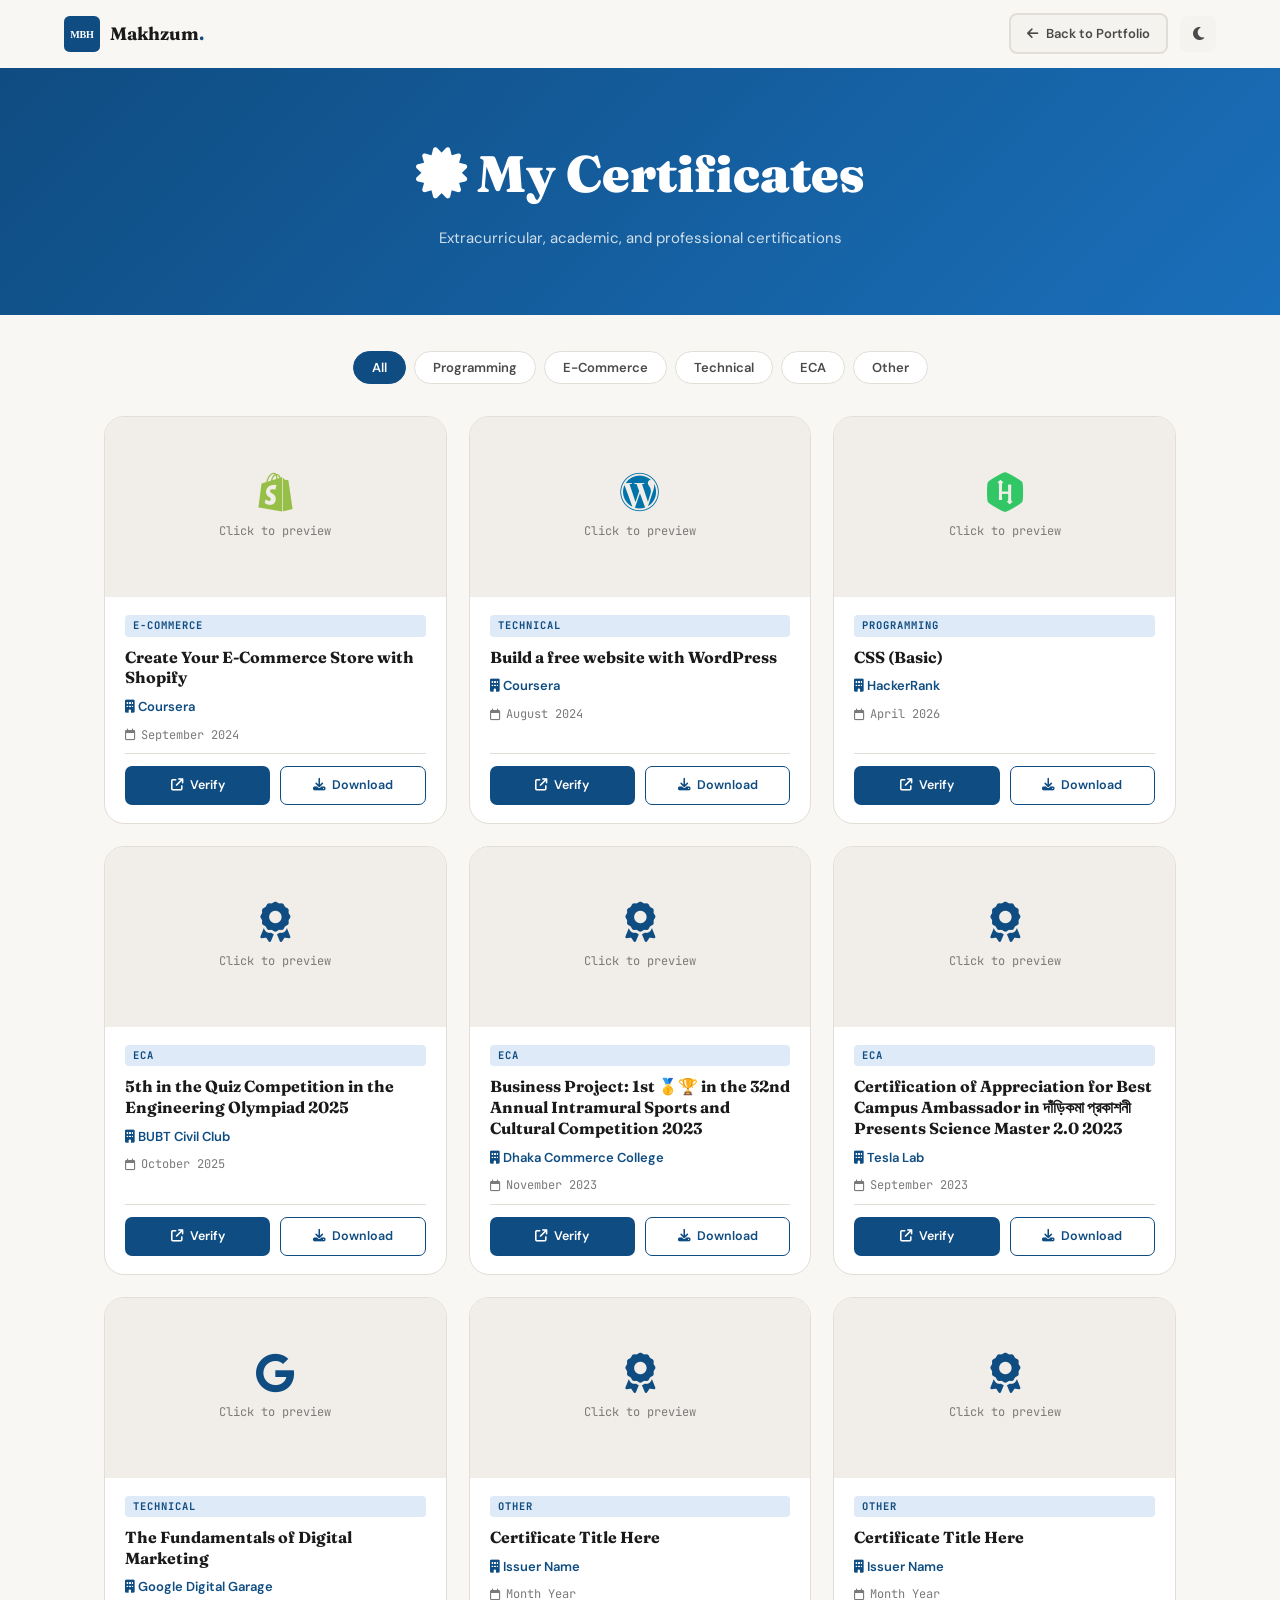
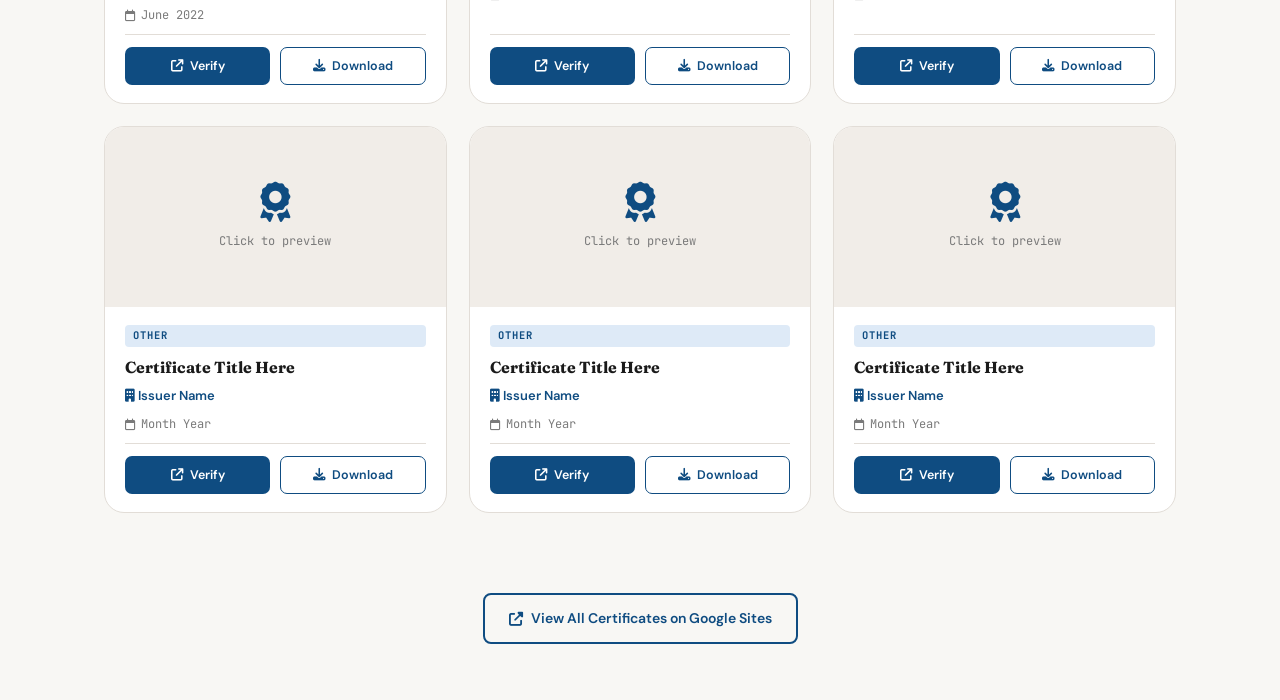
<file: certificates.html>
<!DOCTYPE html>
<html lang="en" data-theme="light">
<head>
  <meta charset="UTF-8"/>
  <meta name="viewport" content="width=device-width, initial-scale=1.0"/>
  <title>Certificates – Makhzum Bin Harun</title>
  <meta name="description" content="Extracurricular and professional certificates earned by Makhzum Bin Harun."/>
  <link rel="icon" type="image/svg+xml" href="data:image/svg+xml,%3Csvg xmlns='http://www.w3.org/2000/svg' viewBox='0 0 64 64'%3E%3Crect width='64' height='64' rx='12' fill='%230f4c81'/%3E%3Ctext x='50%25' y='54%25' dominant-baseline='middle' text-anchor='middle' font-family='Georgia,serif' font-size='18' font-weight='700' fill='white' letter-spacing='-0.5'%3EMBH%3C/text%3E%3C/svg%3E"/>
  <link rel="preconnect" href="https://fonts.googleapis.com"/>
  <link rel="preconnect" href="https://fonts.gstatic.com" crossorigin/>
  <link href="https://fonts.googleapis.com/css2?family=Fraunces:ital,opsz,wght@0,9..144,700;0,9..144,900&family=DM+Sans:wght@300;400;500;600&family=JetBrains+Mono:wght@400;600&display=swap" rel="stylesheet"/>
  <link rel="stylesheet" href="https://cdnjs.cloudflare.com/ajax/libs/font-awesome/6.5.1/css/all.min.css"/>
  <link rel="stylesheet" href="styles.css"/>
  <style>
    /* ── Certificates page extras ── */
    .cert-page { padding-top: var(--nav-h); min-height: 100vh; }
    .cert-hero  { background: linear-gradient(135deg, var(--accent) 0%, var(--accent-2) 100%); padding: 64px 24px; text-align: center; }
    .cert-hero h1 { font-family: var(--font-display); font-size: clamp(2rem,5vw,3.2rem); font-weight: 900; color: #fff; margin-bottom: 10px; }
    .cert-hero p  { color: rgba(255,255,255,.8); font-size: 15px; }
    .cert-hero .back-link { display:inline-flex; align-items:center; gap:6px; color:rgba(255,255,255,.75); font-size:13.5px; margin-bottom:20px; transition:color .2s; }
    .cert-hero .back-link:hover { color:#fff; }

    /* Filter tabs */
    .cert-filters { display:flex; justify-content:center; gap:8px; flex-wrap:wrap; padding: 36px 24px 0; }
    .cert-filter-btn { padding:7px 18px; border-radius:50px; border:1.5px solid var(--border); background:var(--surface); font-size:13px; font-weight:600; color:var(--text-2); cursor:pointer; transition:all .25s; }
    .cert-filter-btn:hover, .cert-filter-btn.active { background:var(--accent); border-color:var(--accent); color:#fff; }

    /* Grid */
    .cert-grid { max-width:1120px; margin:0 auto; padding:32px 24px 80px; display:grid; grid-template-columns:repeat(auto-fill,minmax(300px,1fr)); gap:22px; }
    .cert-card { background:var(--surface); border:1px solid var(--border); border-radius:var(--radius-lg); overflow:hidden; transition:all .3s; display:flex; flex-direction:column; }
    .cert-card:hover { transform:translateY(-6px); box-shadow:var(--shadow-lg); border-color:var(--accent); }

    /* Certificate preview area */
    .cert-preview { position:relative; height:180px; background:var(--bg-3); display:flex; align-items:center; justify-content:center; overflow:hidden; cursor:pointer; }
    .cert-preview img { width:100%; height:100%; object-fit:cover; transition:transform .4s; }
    .cert-card:hover .cert-preview img { transform:scale(1.04); }
    .cert-preview-placeholder { display:flex; flex-direction:column; align-items:center; gap:10px; color:var(--text-3); }
    .cert-preview-placeholder i { font-size:40px; }
    .cert-preview-placeholder span { font-size:12px; font-family:var(--font-mono); }
    .cert-preview-overlay { position:absolute; inset:0; background:rgba(15,76,129,.7); opacity:0; display:flex; align-items:center; justify-content:center; transition:opacity .25s; }
    .cert-card:hover .cert-preview-overlay { opacity:1; }
    .cert-preview-overlay span { color:#fff; font-size:14px; font-weight:600; display:flex; align-items:center; gap:8px; }

    /* Card body */
    .cert-body { padding:18px 20px; flex:1; display:flex; flex-direction:column; gap:8px; }
    .cert-category-tag { display:inline-block; font-size:10.5px; font-family:var(--font-mono); font-weight:700; letter-spacing:1px; text-transform:uppercase; color:var(--accent); background:var(--accent-light); padding:2px 8px; border-radius:4px; margin-bottom:2px; }
    .cert-title { font-family:var(--font-display); font-size:1rem; font-weight:700; color:var(--text); line-height:1.3; }
    .cert-issuer { font-size:13px; color:var(--accent); font-weight:600; }
    .cert-date { font-size:12px; color:var(--text-3); font-family:var(--font-mono); display:flex; align-items:center; gap:5px; }
    .cert-actions { display:flex; gap:10px; margin-top:auto; padding-top:12px; border-top:1px solid var(--border); }
    .cert-btn { flex:1; padding:8px; border-radius:7px; font-size:12.5px; font-weight:600; text-align:center; display:flex; align-items:center; justify-content:center; gap:6px; transition:all .25s; border:1.5px solid transparent; }
    .cert-btn-primary { background:var(--accent); color:#fff; }
    .cert-btn-primary:hover { background:var(--accent-2); color:#fff; }
    .cert-btn-outline { background:transparent; color:var(--accent); border-color:var(--accent); }
    .cert-btn-outline:hover { background:var(--accent); color:#fff; }

    /* Modal */
    .cert-modal { display:none; position:fixed; inset:0; background:rgba(0,0,0,.75); z-index:2000; align-items:center; justify-content:center; padding:20px; }
    .cert-modal.open { display:flex; }
    .cert-modal-inner { background:var(--surface); border-radius:var(--radius-lg); max-width:860px; width:100%; max-height:90vh; overflow:hidden; display:flex; flex-direction:column; }
    .cert-modal-header { display:flex; align-items:center; justify-content:space-between; padding:16px 24px; border-bottom:1px solid var(--border); }
    .cert-modal-title { font-family:var(--font-display); font-size:1.1rem; font-weight:700; color:var(--text); }
    .cert-modal-close { background:none; border:none; font-size:20px; color:var(--text-3); cursor:pointer; padding:4px; border-radius:6px; transition:all .2s; }
    .cert-modal-close:hover { background:var(--bg-3); color:var(--accent); }
    .cert-modal-img { width:100%; height:auto; max-height:70vh; object-fit:contain; display:block; }
    .cert-modal-placeholder { height:300px; display:flex; align-items:center; justify-content:center; flex-direction:column; gap:14px; color:var(--text-3); font-size:48px; }
    .cert-modal-placeholder p { font-size:14px; }

    /* Empty state */
    .cert-empty { text-align:center; padding:60px 24px; color:var(--text-3); display:none; }
    .cert-empty i { font-size:40px; margin-bottom:12px; }

    @media(max-width:600px){
      .cert-grid { grid-template-columns:1fr; padding:24px 16px 60px; }
    }
  </style>
</head>
<body>

<!-- Navbar (minimal, reuses main styles) -->
<nav id="navbar">
  <div class="nav-inner">
    <a href="index.html" class="nav-logo">
      <svg width="36" height="36" viewBox="0 0 64 64"><rect width="64" height="64" rx="10" fill="var(--accent)"/><text x="50%" y="55%" dominant-baseline="middle" text-anchor="middle" font-family="Georgia,serif" font-size="18" font-weight="700" fill="#fff" letter-spacing="-0.5">MBH</text></svg>
      <span class="nav-name">Makhzum<span class="dot">.</span></span>
    </a>
    <div style="display:flex;align-items:center;gap:8px">
      <a href="index.html" class="btn btn-ghost" style="font-size:13px;padding:8px 16px;"><i class="fa-solid fa-arrow-left"></i> Back to Portfolio</a>
      <button id="theme-toggle" class="theme-btn"><i class="fa-solid fa-moon" id="theme-icon"></i></button>
    </div>
  </div>
</nav>

<div class="cert-page">

  <!-- Hero -->
  <div class="cert-hero">
    <h1><i class="fa-solid fa-certificate"></i> My Certificates</h1>
    <p>Extracurricular, academic, and professional certifications</p>
  </div>

  <!-- Filter tabs -->
  <div class="cert-filters">
    <button class="cert-filter-btn active" data-filter="all">All</button>
    <button class="cert-filter-btn" data-filter="programming">Programming</button>
    <button class="cert-filter-btn" data-filter="ecommerce">E-Commerce</button>
    <button class="cert-filter-btn" data-filter="technical">Technical</button>
    <button class="cert-filter-btn" data-filter="eca">ECA</button>
    <button class="cert-filter-btn" data-filter="other">Other</button>
  </div>

  <!-- Certificate Grid -->
  <div class="cert-grid" id="cert-grid">

    <!-- ════════════════════════════════════════════
         HOW TO ADD A CERTIFICATE:
         1. Copy one <div class="cert-card"> block below
         2. Fill in: cert-title, cert-issuer, cert-date
         3. Set data-category (programming/ecommerce/technical/eca/other)
         4. For image: replace cert-preview-placeholder with:
              <img src="certs/your-cert.jpg" alt="Certificate title">
         5. Set data-img-src on .cert-preview to the image URL
            for the modal popup to work
         ════════════════════════════════════════════ -->

    <!-- Shopify E-Commerce -->
    <div class="cert-card" data-category="ecommerce">
      <div class="cert-preview" data-img-src="https://s3.amazonaws.com/coursera_assets/meta_images/generated/CERTIFICATE_LANDING_PAGE/CERTIFICATE_LANDING_PAGE~4A1Z3J6VFT2O/CERTIFICATE_LANDING_PAGE~4A1Z3J6VFT2O.jpeg" data-title="Shopify E-Commerce Certification">
        <!-- Replace with: <img src="certs/shopify-coursera.jpg" alt="Shopify Certificate"> -->
        <div class="cert-preview-placeholder">
          <i class="fa-brands fa-shopify" style="color:#96bf48;"></i>
          <span>Click to preview</span>
        </div>
        <div class="cert-preview-overlay">
          <span><i class="fa-solid fa-expand"></i> View Certificate</span>
        </div>
      </div>
      <div class="cert-body">
        <span class="cert-category-tag">E-Commerce</span>
        <h3 class="cert-title">Create Your E-Commerce Store with Shopify</h3>
        <p class="cert-issuer"><i class="fa-solid fa-building"></i> Coursera</p>
        <p class="cert-date"><i class="fa-regular fa-calendar"></i> September 2024</p>
        <div class="cert-actions">
          <!-- Replace href with your actual certificate verification URL -->
          <a href="https://www.coursera.org/account/accomplishments/verify/4A1Z3J6VFT2O" target="_blank" class="cert-btn cert-btn-primary">
            <i class="fa-solid fa-arrow-up-right-from-square"></i> Verify
          </a>
          <!-- Replace href with your certificate image/PDF path -->
          <a href="#" class="cert-btn cert-btn-outline" download>
            <i class="fa-solid fa-download"></i> Download
          </a>
        </div>
      </div>
    </div>

    <!-- Extracurricular placeholder 0 -->
    <div class="cert-card" data-category="technical">
      <div class="cert-preview" data-img-src="https://s3.amazonaws.com/coursera_assets/meta_images/generated/CERTIFICATE_LANDING_PAGE/CERTIFICATE_LANDING_PAGE~X2PQH8RTDU8X/CERTIFICATE_LANDING_PAGE~X2PQH8RTDU8X.jpeg" data-title="Wordpress Certificate">
        <div class="cert-preview-placeholder">
          <i class="fa-brands fa-wordpress" style="color:#0073aa;"></i>
        <!--  <i class="fa-solid fa-award" style="color:var(--accent);"></i>-->
          <span>Click to preview</span>
        </div>
        <div class="cert-preview-overlay">
          <span><i class="fa-solid fa-expand"></i> View Certificate</span>
        </div>
      </div>
      <div class="cert-body">
        <span class="cert-category-tag">Technical</span>
        <!-- ✏️ Replace with your actual certificate details -->
        <h3 class="cert-title">Build a free website with WordPress</h3>
        <p class="cert-issuer"><i class="fa-solid fa-building"></i> Coursera</p>
        <p class="cert-date"><i class="fa-regular fa-calendar"></i> August 2024</p>
        <div class="cert-actions">
          <a href="https://www.coursera.org/account/accomplishments/verify/X2PQH8RTDU8X" target="_blank" class="cert-btn cert-btn-primary"><i class="fa-solid fa-arrow-up-right-from-square"></i> Verify</a>
          <a href="#" class="cert-btn cert-btn-outline" download><i class="fa-solid fa-download"></i> Download</a>
        </div>
      </div>
    </div>


<!-- Placeholder 1 -->
    <div class="cert-card" data-category="programming">
      <div class="cert-preview" data-img-src="https://media.licdn.com/dms/image/v2/D562DAQGUY4WNhl6ZDQ/profile-treasury-document-cover-images_1920/B56Z2_euZXHQBM-/0/1777034005625?e=1777644000&v=beta&t=OwJuaI30zdsDDlBfnKMzX_Olmc3Z8hwzhdYrRlZDzCs" data-title="HackerRank Programming Certificate">
        <div class="cert-preview-placeholder">
		<i class="fa-brands fa-hackerrank" style="color: rgb(50, 199, 102);"></i>
          <!--<i class="fa-solid fa-certificate" style="color:var(--accent);"></i>-->
          <span>Click to preview</span>
        </div>
        <div class="cert-preview-overlay">
          <span><i class="fa-solid fa-expand"></i> View Certificate</span>
        </div>
      </div>
      <div class="cert-body">
        <span class="cert-category-tag">Programming</span>
        <!-- ✏️ Replace with your actual certificate details -->
        <h3 class="cert-title">CSS (Basic)</h3>
        <p class="cert-issuer"><i class="fa-solid fa-building"></i> HackerRank</p>
        <p class="cert-date"><i class="fa-regular fa-calendar"></i> April 2026</p>
        <div class="cert-actions">
          <a href="https://www.hackerrank.com/certificates/593e174efa3a" target="_blank" class="cert-btn cert-btn-primary"><i class="fa-solid fa-arrow-up-right-from-square"></i> Verify</a>
          <a href="#" class="cert-btn cert-btn-outline" download><i class="fa-solid fa-download"></i> Download</a>
        </div>
      </div>
    </div>


    <!-- Placeholder 2 -->
    <div class="cert-card" data-category="eca">
      <div class="cert-preview" data-img-src="https://media.licdn.com/dms/image/v2/D562DAQEyQtk0S_VkLw/profile-treasury-image-shrink_800_800/B56Zo6FGphJwAk-/0/1761911015298?e=1777644000&v=beta&t=6w7kDSNU54bQsOMLdnziaETPC8roLr_tT4KzaJnncsI" data-title="ECA Certificate">
        <div class="cert-preview-placeholder">
          <!--<i class="fa-solid fa-certificate" style="color:var(--accent);"></i>-->
		<i class="fa-solid fa-award" style="color:var(--accent);"></i>
          <span>Click to preview</span>
        </div>
        <div class="cert-preview-overlay">
          <span><i class="fa-solid fa-expand"></i> View Certificate</span>
        </div>
      </div>
      <div class="cert-body">
        <span class="cert-category-tag">ECA</span>
        <!-- ✏️ Replace with your actual certificate details -->
        <h3 class="cert-title">5th in the Quiz Competition in the Engineering Olympiad 2025</h3>
        <p class="cert-issuer"><i class="fa-solid fa-building"></i> BUBT Civil Club</p>
        <p class="cert-date"><i class="fa-regular fa-calendar"></i> October 2025</p>
        <div class="cert-actions">
          <a href="https://www.linkedin.com/in/makhzumbinharun/overlay/Certifications/824870004/treasury/?profileId=ACoAAC56MkQBEBxbeSHe3lz649612LUI7qpPSsg" target="_blank" class="cert-btn cert-btn-primary"><i class="fa-solid fa-arrow-up-right-from-square"></i> Verify</a>
          <a href="#" class="cert-btn cert-btn-outline" download><i class="fa-solid fa-download"></i> Download</a>
        </div>
      </div>
    </div>




<!-- Placeholder 3 -->
    <div class="cert-card" data-category="eca">
      <div class="cert-preview" data-img-src="https://media.licdn.com/dms/image/v2/D562DAQHq5XLYGW8BXQ/profile-treasury-image-shrink_800_800/profile-treasury-image-shrink_800_800/0/1713697483164?e=1777644000&v=beta&t=K6gdybIh23nHdsebLxpyDTqX6Ngbd5FPP35L0ofkbgI" data-title="ECA Certificate">
        <div class="cert-preview-placeholder">
          <i class="fa-solid fa-award" style="color:var(--accent);"></i>
          <span>Click to preview</span>
        </div>
        <div class="cert-preview-overlay">
          <span><i class="fa-solid fa-expand"></i> View Certificate</span>
        </div>
      </div>
      <div class="cert-body">
        <span class="cert-category-tag">ECA</span>
        <!-- ✏️ Replace with your actual certificate details -->
        <h3 class="cert-title">Business Project: 1st 🥇🏆 in the 32nd Annual Intramural Sports and Cultural Competition 2023</h3>
        <p class="cert-issuer"><i class="fa-solid fa-building"></i> Dhaka Commerce College</p>
        <p class="cert-date"><i class="fa-regular fa-calendar"></i> November 2023</p>
        <div class="cert-actions">
          <a href="https://www.linkedin.com/in/makhzumbinharun/overlay/Certifications/28068513/treasury/?profileId=ACoAAC56MkQBEBxbeSHe3lz649612LUI7qpPSsg" target="_blank" class="cert-btn cert-btn-primary"><i class="fa-solid fa-arrow-up-right-from-square"></i> Verify</a>
          <a href="#" class="cert-btn cert-btn-outline" download><i class="fa-solid fa-download"></i> Download</a>
        </div>
      </div>
    </div>


<!-- Placeholder 4 -->
    <div class="cert-card" data-category="eca">
      <div class="cert-preview" data-img-src="https://media.licdn.com/dms/image/v2/D562DAQG89dBPS3mJog/profile-treasury-document-images_1280/profile-treasury-document-images_1280/1/1713698002934?e=1778112000&v=beta&t=6WFmx1mzxfnJxwMmgeeSF0TZsiGpF2Nj2L6ww4fRhjA" data-title="ECA Certificate">
        <div class="cert-preview-placeholder">
          <i class="fa-solid fa-award" style="color:var(--accent);"></i>
          <span>Click to preview</span>
        </div>
        <div class="cert-preview-overlay">
          <span><i class="fa-solid fa-expand"></i> View Certificate</span>
        </div>
      </div>
      <div class="cert-body">
        <span class="cert-category-tag">ECA</span>
        <!-- ✏️ Replace with your actual certificate details -->
        <h3 class="cert-title">Certification of Appreciation for Best Campus Ambassador in দাঁড়িকমা প্রকাশনী Presents Science Master 2.0 2023</h3>
        <p class="cert-issuer"><i class="fa-solid fa-building"></i> Tesla Lab</p>
        <p class="cert-date"><i class="fa-regular fa-calendar"></i> September 2023</p>
        <div class="cert-actions">
          <a href="https://www.linkedin.com/in/makhzumbinharun/overlay/Certifications/1894325586/treasury/?profileId=ACoAAC56MkQBEBxbeSHe3lz649612LUI7qpPSsg" target="_blank" class="cert-btn cert-btn-primary"><i class="fa-solid fa-arrow-up-right-from-square"></i> Verify</a>
          <a href="#" class="cert-btn cert-btn-outline" download><i class="fa-solid fa-download"></i> Download</a>
        </div>
      </div>
    </div>

<!-- Placeholder 5 -->
    <div class="cert-card" data-category="technical">
      <div class="cert-preview" data-img-src="https://makhzumbinharun.wordpress.com/wp-content/uploads/2023/01/the-fundamentals-of-digital-marketing_gdg.png" data-title="The Fundamentals of Digital Marketing Certificate">
        <div class="cert-preview-placeholder">
          <!--<i class="fa-solid fa-award" style="color:var(--accent);"></i>-->
	<i class="fa-brands fa-google" style="color:var(--accent);"></i>
          <span>Click to preview</span>
        </div>
        <div class="cert-preview-overlay">
          <span><i class="fa-solid fa-expand"></i> View Certificate</span>
        </div>
      </div>
      <div class="cert-body">
        <span class="cert-category-tag">Technical</span>
        <!-- ✏️ Replace with your actual certificate details -->
        <h3 class="cert-title">The Fundamentals of Digital Marketing</h3>
        <p class="cert-issuer"><i class="fa-solid fa-building"></i> Google Digital Garage</p>
        <p class="cert-date"><i class="fa-regular fa-calendar"></i> June 2022</p>
        <div class="cert-actions">
          <a href="https://skillshop.exceedlms.com/student/award/wuss419ahD7c9f4kjr8GZwv2" target="_blank" class="cert-btn cert-btn-primary"><i class="fa-solid fa-arrow-up-right-from-square"></i> Verify</a>
          <a href="#" class="cert-btn cert-btn-outline" download><i class="fa-solid fa-download"></i> Download</a>
        </div>
      </div>
    </div>




<!-- Placeholder 6 -->
    <div class="cert-card" data-category="other">
      <div class="cert-preview" data-img-src="" data-title="Scout / Leadership Certificate">
        <div class="cert-preview-placeholder">
          <i class="fa-solid fa-award" style="color:var(--accent);"></i>
          <span>Click to preview</span>
        </div>
        <div class="cert-preview-overlay">
          <span><i class="fa-solid fa-expand"></i> View Certificate</span>
        </div>
      </div>
      <div class="cert-body">
        <span class="cert-category-tag">Other</span>
        <!-- ✏️ Replace with your actual certificate details -->
        <h3 class="cert-title">Certificate Title Here</h3>
        <p class="cert-issuer"><i class="fa-solid fa-building"></i> Issuer Name</p>
        <p class="cert-date"><i class="fa-regular fa-calendar"></i> Month Year</p>
        <div class="cert-actions">
          <a href="#" target="_blank" class="cert-btn cert-btn-primary"><i class="fa-solid fa-arrow-up-right-from-square"></i> Verify</a>
          <a href="#" class="cert-btn cert-btn-outline" download><i class="fa-solid fa-download"></i> Download</a>
        </div>
      </div>
    </div>




<!-- Placeholder 7 -->
    <div class="cert-card" data-category="other">
      <div class="cert-preview" data-img-src="" data-title="Scout / Leadership Certificate">
        <div class="cert-preview-placeholder">
          <i class="fa-solid fa-award" style="color:var(--accent);"></i>
          <span>Click to preview</span>
        </div>
        <div class="cert-preview-overlay">
          <span><i class="fa-solid fa-expand"></i> View Certificate</span>
        </div>
      </div>
      <div class="cert-body">
        <span class="cert-category-tag">Other</span>
        <!-- ✏️ Replace with your actual certificate details -->
        <h3 class="cert-title">Certificate Title Here</h3>
        <p class="cert-issuer"><i class="fa-solid fa-building"></i> Issuer Name</p>
        <p class="cert-date"><i class="fa-regular fa-calendar"></i> Month Year</p>
        <div class="cert-actions">
          <a href="#" target="_blank" class="cert-btn cert-btn-primary"><i class="fa-solid fa-arrow-up-right-from-square"></i> Verify</a>
          <a href="#" class="cert-btn cert-btn-outline" download><i class="fa-solid fa-download"></i> Download</a>
        </div>
      </div>
    </div>



<!-- Placeholder 8 -->
    <div class="cert-card" data-category="other">
      <div class="cert-preview" data-img-src="" data-title="Scout / Leadership Certificate">
        <div class="cert-preview-placeholder">
          <i class="fa-solid fa-award" style="color:var(--accent);"></i>
          <span>Click to preview</span>
        </div>
        <div class="cert-preview-overlay">
          <span><i class="fa-solid fa-expand"></i> View Certificate</span>
        </div>
      </div>
      <div class="cert-body">
        <span class="cert-category-tag">Other</span>
        <!-- ✏️ Replace with your actual certificate details -->
        <h3 class="cert-title">Certificate Title Here</h3>
        <p class="cert-issuer"><i class="fa-solid fa-building"></i> Issuer Name</p>
        <p class="cert-date"><i class="fa-regular fa-calendar"></i> Month Year</p>
        <div class="cert-actions">
          <a href="#" target="_blank" class="cert-btn cert-btn-primary"><i class="fa-solid fa-arrow-up-right-from-square"></i> Verify</a>
          <a href="#" class="cert-btn cert-btn-outline" download><i class="fa-solid fa-download"></i> Download</a>
        </div>
      </div>
    </div>




<!-- Placeholder 9 -->
    <div class="cert-card" data-category="other">
      <div class="cert-preview" data-img-src="" data-title="Scout / Leadership Certificate">
        <div class="cert-preview-placeholder">
          <i class="fa-solid fa-award" style="color:var(--accent);"></i>
          <span>Click to preview</span>
        </div>
        <div class="cert-preview-overlay">
          <span><i class="fa-solid fa-expand"></i> View Certificate</span>
        </div>
      </div>
      <div class="cert-body">
        <span class="cert-category-tag">Other</span>
        <!-- ✏️ Replace with your actual certificate details -->
        <h3 class="cert-title">Certificate Title Here</h3>
        <p class="cert-issuer"><i class="fa-solid fa-building"></i> Issuer Name</p>
        <p class="cert-date"><i class="fa-regular fa-calendar"></i> Month Year</p>
        <div class="cert-actions">
          <a href="#" target="_blank" class="cert-btn cert-btn-primary"><i class="fa-solid fa-arrow-up-right-from-square"></i> Verify</a>
          <a href="#" class="cert-btn cert-btn-outline" download><i class="fa-solid fa-download"></i> Download</a>
        </div>
      </div>
    </div>




<!-- Placeholder 10 -->
    <div class="cert-card" data-category="other">
      <div class="cert-preview" data-img-src="" data-title="Scout / Leadership Certificate">
        <div class="cert-preview-placeholder">
          <i class="fa-solid fa-award" style="color:var(--accent);"></i>
          <span>Click to preview</span>
        </div>
        <div class="cert-preview-overlay">
          <span><i class="fa-solid fa-expand"></i> View Certificate</span>
        </div>
      </div>
      <div class="cert-body">
        <span class="cert-category-tag">Other</span>
        <!-- ✏️ Replace with your actual certificate details -->
        <h3 class="cert-title">Certificate Title Here</h3>
        <p class="cert-issuer"><i class="fa-solid fa-building"></i> Issuer Name</p>
        <p class="cert-date"><i class="fa-regular fa-calendar"></i> Month Year</p>
        <div class="cert-actions">
          <a href="#" target="_blank" class="cert-btn cert-btn-primary"><i class="fa-solid fa-arrow-up-right-from-square"></i> Verify</a>
          <a href="#" class="cert-btn cert-btn-outline" download><i class="fa-solid fa-download"></i> Download</a>
        </div>
      </div>
    </div>


    <!-- Add more certificates following the same pattern above -->

  </div><!-- /cert-grid -->

  <div class="cert-empty" id="cert-empty">
    <i class="fa-solid fa-filter-circle-xmark"></i>
    <p>No certificates in this category yet.</p>
  </div>

  <!-- External link -->
  <div style="text-align:center;padding-bottom:56px;">
    <a href="https://sites.google.com/view/makhzumbinharun/extra-curricular"
       target="_blank" class="btn btn-outline">
      <i class="fa-solid fa-external-link-alt"></i> View All Certificates on Google Sites
    </a>
  </div>

</div><!-- /cert-page -->

<!-- Modal -->
<div class="cert-modal" id="cert-modal" role="dialog" aria-modal="true">
  <div class="cert-modal-inner">
    <div class="cert-modal-header">
      <span class="cert-modal-title" id="modal-title">Certificate</span>
      <button class="cert-modal-close" id="modal-close" aria-label="Close"><i class="fa-solid fa-xmark"></i></button>
    </div>
    <div id="modal-body">
      <!-- Populated by JS -->
    </div>
  </div>
</div>

<button id="back-to-top" class="back-to-top"><i class="fa-solid fa-chevron-up"></i></button>

<script>
/* ── Theme ── */
const html = document.documentElement;
const themeBtn  = document.getElementById('theme-toggle');
const themeIcon = document.getElementById('theme-icon');
function setTheme(dark){
  html.setAttribute('data-theme', dark ? 'dark' : 'light');
  themeIcon.className = dark ? 'fa-solid fa-sun' : 'fa-solid fa-moon';
  localStorage.setItem('mbh-theme', dark ? 'dark' : 'light');
}
const saved = localStorage.getItem('mbh-theme');
setTheme(saved ? saved === 'dark' : window.matchMedia('(prefers-color-scheme: dark)').matches);
themeBtn.addEventListener('click', () => setTheme(html.getAttribute('data-theme') !== 'dark'));

/* ── Navbar scroll ── */
const navbar = document.getElementById('navbar');
window.addEventListener('scroll', () => {
  navbar.classList.toggle('scrolled', window.scrollY > 20);
  document.getElementById('back-to-top').classList.toggle('visible', window.scrollY > 300);
}, { passive: true });
document.getElementById('back-to-top').addEventListener('click', () => window.scrollTo({top:0,behavior:'smooth'}));

/* ── Filter ── */
const filterBtns = document.querySelectorAll('.cert-filter-btn');
const cards      = document.querySelectorAll('.cert-card');
const emptyEl    = document.getElementById('cert-empty');
filterBtns.forEach(btn => {
  btn.addEventListener('click', () => {
    filterBtns.forEach(b => b.classList.remove('active'));
    btn.classList.add('active');
    const f = btn.dataset.filter;
    let visible = 0;
    cards.forEach(c => {
      const show = f === 'all' || c.dataset.category === f;
      c.style.display = show ? 'flex' : 'none';
      if (show) visible++;
    });
    emptyEl.style.display = visible === 0 ? 'block' : 'none';
  });
});

/* ── Modal ── */
const modal      = document.getElementById('cert-modal');
const modalTitle = document.getElementById('modal-title');
const modalBody  = document.getElementById('modal-body');
const modalClose = document.getElementById('modal-close');

document.querySelectorAll('.cert-preview').forEach(p => {
  p.addEventListener('click', () => {
    const imgSrc = p.dataset.imgSrc;
    const title  = p.dataset.title || 'Certificate';
    modalTitle.textContent = title;
    if (imgSrc) {
      modalBody.innerHTML = `<img src="${imgSrc}" alt="${title}" class="cert-modal-img">`;
    } else {
      modalBody.innerHTML = `<div class="cert-modal-placeholder"><i class="fa-solid fa-certificate"></i><p>Add image path to data-img-src attribute to preview</p></div>`;
    }
    modal.classList.add('open');
    document.body.style.overflow = 'hidden';
  });
});
function closeModal(){
  modal.classList.remove('open');
  document.body.style.overflow = '';
  modalBody.innerHTML = '';
}
modalClose.addEventListener('click', closeModal);
modal.addEventListener('click', e => { if (e.target === modal) closeModal(); });
document.addEventListener('keydown', e => { if (e.key === 'Escape') closeModal(); });
</script>
</body>
</html>
</file>
<file: styles.css>
/* ============================================================
   MAKHZUM BIN HARUN – PORTFOLIO STYLES v2
   Design: Editorial-Refined | Fraunces + DM Sans + JetBrains Mono
   ============================================================ */

/* ── CSS Variables ── */
:root {
  --accent:       #0f4c81;
  --accent-2:     #1a6fba;
  --accent-light: #deeaf7;
  --accent-glow:  rgba(15,76,129,0.12);
  --bg:           #f8f7f4;
  --bg-2:         #ffffff;
  --bg-3:         #f1ede8;
  --surface:      #ffffff;
  --surface-2:    #f5f3ef;
  --border:       #e2ddd7;
  --text:         #1a1a1a;
  --text-2:       #4a4a4a;
  --text-3:       #7a7a7a;
  --font-display: 'Fraunces', Georgia, serif;
  --font-body:    'DM Sans', sans-serif;
  --font-mono:    'JetBrains Mono', monospace;
  --radius:       12px;
  --radius-lg:    20px;
  --shadow:       0 2px 16px rgba(0,0,0,.06);
  --shadow-md:    0 4px 32px rgba(0,0,0,.10);
  --shadow-lg:    0 8px 48px rgba(0,0,0,.13);
  --transition:   0.3s cubic-bezier(.4,0,.2,1);
  --nav-h:        68px;
}

[data-theme="dark"] {
  --accent:       #4a9ede;
  --accent-2:     #6ab5f0;
  --accent-light: #1a2d40;
  --accent-glow:  rgba(74,158,222,.15);
  --bg:           #0e0e12;
  --bg-2:         #141418;
  --bg-3:         #1a1a20;
  --surface:      #1a1a20;
  --surface-2:    #22222a;
  --border:       #2c2c38;
  --text:         #f0ede8;
  --text-2:       #b0aca8;
  --text-3:       #6e6a66;
  --shadow:       0 2px 16px rgba(0,0,0,.30);
  --shadow-md:    0 4px 32px rgba(0,0,0,.40);
  --shadow-lg:    0 8px 48px rgba(0,0,0,.50);
}

/* ── Reset ── */
*,*::before,*::after{box-sizing:border-box;margin:0;padding:0}
html{scroll-behavior:smooth}
body{font-family:var(--font-body);background:var(--bg);color:var(--text);line-height:1.65;transition:background var(--transition),color var(--transition);overflow-x:hidden}
a{color:var(--accent);text-decoration:none;transition:color var(--transition)}
a:hover{color:var(--accent-2)}
img{max-width:100%}
ul{list-style:none}
button{cursor:pointer;font-family:var(--font-body)}
::-webkit-scrollbar{width:5px}
::-webkit-scrollbar-track{background:var(--bg)}
::-webkit-scrollbar-thumb{background:var(--accent);border-radius:4px}
:focus-visible{outline:2px solid var(--accent);outline-offset:3px}

/* ── Layout ── */
.container{max-width:1120px;margin:0 auto;padding:0 24px}
.section{padding:96px 0}
.section-header{text-align:center;margin-bottom:60px}
.section-label{display:inline-block;font-family:var(--font-mono);font-size:11.5px;letter-spacing:2.5px;text-transform:uppercase;color:var(--accent);margin-bottom:10px}
.section-title{font-family:var(--font-display);font-size:clamp(2rem,4vw,2.8rem);font-weight:700;color:var(--text);line-height:1.15}

/* ── Buttons ── */
.btn{display:inline-flex;align-items:center;gap:8px;padding:12px 24px;border-radius:8px;font-size:14px;font-weight:600;border:2px solid transparent;transition:all var(--transition);white-space:nowrap}
.btn-primary{background:var(--accent);color:#fff;border-color:var(--accent)}
.btn-primary:hover{background:var(--accent-2);border-color:var(--accent-2);color:#fff;transform:translateY(-2px);box-shadow:0 6px 20px var(--accent-glow)}
.btn-outline{background:transparent;color:var(--accent);border-color:var(--accent)}
.btn-outline:hover{background:var(--accent);color:#fff;transform:translateY(-2px)}
.btn-ghost{background:var(--surface-2);color:var(--text-2);border-color:var(--border)}
.btn-ghost:hover{background:var(--surface);border-color:var(--accent);color:var(--accent);transform:translateY(-2px)}
.btn-full{width:100%;justify-content:center}

/* ============================================================ NAVBAR */
#navbar{position:fixed;top:0;left:0;right:0;height:var(--nav-h);z-index:1000;background:rgba(248,247,244,.92);backdrop-filter:blur(16px);-webkit-backdrop-filter:blur(16px);border-bottom:1px solid transparent;transition:all var(--transition)}
[data-theme="dark"] #navbar{background:rgba(14,14,18,.93)}
#navbar.scrolled{border-bottom-color:var(--border);box-shadow:0 2px 20px rgba(0,0,0,.07)}
.nav-inner{max-width:1200px;margin:0 auto;padding:0 24px;height:100%;display:flex;align-items:center;justify-content:space-between}
.nav-logo{display:flex;align-items:center;gap:10px}
.nav-name{font-family:var(--font-display);font-size:18px;font-weight:700;color:var(--text)}
.dot{color:var(--accent)}
.nav-links{display:flex;align-items:center;gap:2px}
.nav-link{font-size:13.5px;font-weight:500;color:var(--text-2);padding:6px 11px;border-radius:6px;transition:all var(--transition)}
.nav-link:hover,.nav-link.active{color:var(--accent);background:var(--accent-glow)}
.nav-cert-btn{display:inline-flex;align-items:center;gap:6px;font-size:12.5px;font-weight:600;color:#fff;background:var(--accent);padding:7px 13px;border-radius:7px;transition:all var(--transition);margin-left:4px}
.nav-cert-btn:hover{background:var(--accent-2);color:#fff}
.theme-btn{width:36px;height:36px;border:none;background:var(--surface-2);border-radius:8px;color:var(--text-2);font-size:15px;display:flex;align-items:center;justify-content:center;transition:all var(--transition);margin-left:4px}
.theme-btn:hover{background:var(--accent-glow);color:var(--accent)}
.nav-hamburger{display:none;flex-direction:column;gap:5px;background:none;border:none;padding:4px}
.nav-hamburger span{display:block;width:24px;height:2px;background:var(--text);border-radius:2px;transition:all .3s}

/* ============================================================ HERO */
.hero-section{min-height:100vh;display:flex;align-items:center;padding-top:var(--nav-h);position:relative;overflow:hidden;background:var(--bg)}
.hero-bg-grid{position:absolute;inset:0;background-image:linear-gradient(var(--border) 1px,transparent 1px),linear-gradient(90deg,var(--border) 1px,transparent 1px);background-size:48px 48px;opacity:.35;pointer-events:none}
.hero-blob{position:absolute;border-radius:50%;filter:blur(80px);pointer-events:none}
.hero-blob-1{width:500px;height:500px;background:radial-gradient(circle,rgba(15,76,129,.09) 0%,transparent 70%);top:-100px;right:-80px}
.hero-blob-2{width:400px;height:400px;background:radial-gradient(circle,rgba(15,76,129,.06) 0%,transparent 70%);bottom:0;left:-50px}
.hero-content{max-width:1120px;margin:0 auto;padding:60px 24px;display:flex;align-items:center;justify-content:space-between;gap:60px;position:relative;z-index:1;width:100%}
.hero-text{flex:1;min-width:0}
.hero-greeting{font-family:var(--font-mono);font-size:13px;letter-spacing:2.5px;text-transform:uppercase;color:var(--accent);margin-bottom:14px}
.hero-name{font-family:var(--font-display);font-size:clamp(2.8rem,6.5vw,5rem);font-weight:900;line-height:1.03;color:var(--text);margin-bottom:18px}
.hero-name-accent{color:var(--accent);font-style:italic}
.hero-typing-wrap{display:flex;align-items:center;gap:4px;font-size:clamp(.95rem,2vw,1.2rem);color:var(--text-2);margin-bottom:20px;min-height:2em}
.hero-typing{font-weight:600;color:var(--text)}
.cursor{color:var(--accent);animation:blink 1s step-end infinite;font-size:1.2em}
@keyframes blink{0%,100%{opacity:1}50%{opacity:0}}
.hero-tagline{font-size:14.5px;color:var(--text-3);margin-bottom:32px;max-width:520px;letter-spacing:.2px}
.hero-cta{display:flex;flex-wrap:wrap;gap:10px;margin-bottom:32px}
.hero-socials{display:flex;gap:10px}
.hero-socials a{width:38px;height:38px;border-radius:8px;background:var(--surface-2);border:1px solid var(--border);display:flex;align-items:center;justify-content:center;color:var(--text-2);font-size:15px;transition:all var(--transition)}
.hero-socials a:hover{background:var(--accent);border-color:var(--accent);color:#fff;transform:translateY(-3px)}
/* Avatar */
.hero-avatar{position:relative;width:360px;height:360px;flex-shrink:0}
.avatar-ring{width:320px;height:320px;border-radius:50%;background:linear-gradient(135deg,var(--accent) 0%,var(--accent-2) 100%);padding:4px}

.avatar-img{width:100%;height:100%;border-radius:50%;overflow:hidden;background:var(--surface)}


.avatar-img svg,.avatar-img img{width:100%;height:100%;object-fit:cover}
.avatar-badge{position:absolute;background:var(--surface);border:1.5px solid var(--border);border-radius:50px;padding:7px 13px;font-size:12px;font-weight:600;color:var(--text);white-space:nowrap;box-shadow:var(--shadow-md);display:flex;align-items:center;gap:6px;animation:float 3s ease-in-out infinite}
.avatar-badge i{color:var(--accent)}
.badge-1{bottom:55px;left:-15px;animation-delay:0s}
.badge-2{top:30px;right:-25px;animation-delay:1s}
.badge-3{bottom:5px;right:10px;animation-delay:2s}
@keyframes float{0%,100%{transform:translateY(0)}50%{transform:translateY(-8px)}}
.hero-scroll-hint{position:absolute;bottom:28px;left:50%;transform:translateX(-50%);display:flex;flex-direction:column;align-items:center;gap:8px;color:var(--text-3);font-size:10.5px;letter-spacing:2px;text-transform:uppercase}
.scroll-line{width:1.5px;height:36px;background:linear-gradient(to bottom,var(--accent),transparent);animation:scrollDown 2s ease-in-out infinite}
@keyframes scrollDown{0%{transform:scaleY(0);transform-origin:top}50%{transform:scaleY(1);transform-origin:top}51%{transform-origin:bottom}100%{transform:scaleY(0);transform-origin:bottom}}

/* ============================================================ ABOUT */
.about-section{background:var(--bg)}
.about-grid{display:grid;grid-template-columns:1fr 1fr;gap:56px;align-items:start}
.about-summary{font-size:16.5px;color:var(--text);margin-bottom:14px;line-height:1.75}
.about-objective{font-size:14.5px;color:var(--text-2);margin-bottom:28px;line-height:1.75}
.about-info-grid{display:grid;grid-template-columns:1fr 1fr;gap:14px}
.about-info-item{display:flex;flex-direction:column;gap:2px}
.info-label{font-size:10.5px;letter-spacing:1.5px;text-transform:uppercase;color:var(--text-3);font-family:var(--font-mono)}
.info-val{font-size:13.5px;color:var(--text);font-weight:500}
.info-available{color:#16a34a;display:flex;align-items:center;gap:5px}
.info-available i{font-size:8px}
.about-subtitle{font-family:var(--font-display);font-size:1.2rem;font-weight:700;margin-bottom:20px;display:flex;align-items:center;gap:10px;color:var(--text)}

/* Education Timeline */
.edu-timeline{display:flex;flex-direction:column;gap:0;position:relative;padding-left:20px;border-left:2px solid var(--accent-light)}
.edu-tl-item{position:relative;padding-bottom:20px}
.edu-tl-item:last-child{padding-bottom:0}
.edu-tl-dot{position:absolute;left:-26px;top:16px;width:10px;height:10px;border-radius:50%;background:var(--accent);border:2px solid var(--bg);box-shadow:0 0 0 3px var(--accent-light)}
.edu-tl-card{display:flex;gap:14px;align-items:flex-start;background:var(--surface);border:1px solid var(--border);border-radius:var(--radius);padding:16px;transition:all var(--transition)}
.edu-tl-card:hover{border-color:var(--accent);box-shadow:0 4px 18px var(--accent-glow);transform:translateX(4px)}
.edu-tl-logo{width:44px;height:44px;border-radius:9px;border:1px solid var(--border);overflow:hidden;flex-shrink:0;display:flex;align-items:center;justify-content:center;background:var(--bg-2)}
.edu-tl-logo img{width:100%;height:100%;object-fit:contain;padding:4px}
.edu-tl-logo-fb{background:var(--accent-light);color:var(--accent);font-size:20px}
.edu-logo-fb{font-size:9px;font-weight:700;color:var(--accent)}
.edu-tl-info h4{font-size:14px;font-weight:700;color:var(--text);margin-bottom:3px}
.edu-tl-date{display:inline-block;font-size:10.5px;font-family:var(--font-mono);color:var(--accent);background:var(--accent-light);padding:2px 7px;border-radius:4px;margin-bottom:6px}
.edu-tl-inst{font-size:12.5px;color:var(--text-2);margin-bottom:3px}
.edu-tl-loc{font-size:11.5px;color:var(--text-3);display:flex;align-items:center;gap:4px;margin-bottom:3px}
.edu-tl-courses{font-size:11.5px;color:var(--text-3);line-height:1.5}
.cert-chip{display:inline-flex;align-items:center;gap:8px;background:var(--accent-light);color:var(--accent);font-size:12.5px;font-weight:600;padding:7px 13px;border-radius:50px;margin-top:16px}

/* ============================================================ SKILLS */
.skills-section{background:var(--bg-3)}
.skills-grid{display:grid;grid-template-columns:repeat(auto-fit,minmax(280px,1fr));gap:20px}
.skill-category{background:var(--surface);border:1px solid var(--border);border-radius:var(--radius-lg);padding:26px;transition:all var(--transition)}
.skill-category:hover{border-color:var(--accent);box-shadow:0 6px 24px var(--accent-glow);transform:translateY(-4px)}
/* CSE-featured cards get a subtle accent top border */
.skill-featured{border-top:3px solid var(--accent)}
.skill-cat-header{display:flex;align-items:center;gap:12px;margin-bottom:20px}
.skill-cat-header i{width:38px;height:38px;background:var(--accent-light);color:var(--accent);border-radius:9px;display:flex;align-items:center;justify-content:center;font-size:15px;flex-shrink:0}
.skill-cat-header h3{font-family:var(--font-display);font-size:1rem;font-weight:700;color:var(--text)}
.skill-bars{display:flex;flex-direction:column;gap:14px}
.skill-bar-item{display:flex;flex-direction:column;gap:5px}
.skill-bar-label{display:flex;justify-content:space-between;font-size:13px;font-weight:600;color:var(--text-2)}
.skill-pct{color:var(--accent);font-family:var(--font-mono);font-size:11.5px}
.skill-bar-track{height:6px;background:var(--bg-3);border-radius:10px;overflow:hidden}
.skill-bar-fill{height:100%;background:linear-gradient(90deg,var(--accent),var(--accent-2));border-radius:10px;width:0;transition:width 1.2s cubic-bezier(.4,0,.2,1)}
.skill-badges{display:flex;flex-wrap:wrap;gap:7px}
.badge{display:inline-flex;align-items:center;gap:5px;padding:6px 11px;background:var(--bg-3);border:1px solid var(--border);border-radius:50px;font-size:12px;font-weight:500;color:var(--text-2);transition:all var(--transition)}
.badge:hover{background:var(--accent-light);border-color:var(--accent);color:var(--accent)}
.badge i{color:var(--accent);font-size:11px}
/* CSE badges get a subtle highlight */
.badge-cse{background:var(--accent-light);border-color:rgba(15,76,129,.2);color:var(--accent)}
.badge-cse i{color:var(--accent)}
[data-theme="dark"] .badge-cse{background:var(--accent-light);border-color:rgba(74,158,222,.2)}

/* ============================================================ PROJECTS */
.projects-section{background:var(--bg)}
.project-filters{display:flex;justify-content:center;gap:8px;flex-wrap:wrap;margin-bottom:44px}
.filter-btn{padding:8px 18px;border-radius:50px;border:1.5px solid var(--border);background:var(--surface);font-size:13px;font-weight:600;color:var(--text-2);transition:all var(--transition)}
.filter-btn:hover,.filter-btn.active{background:var(--accent);border-color:var(--accent);color:#fff}
.projects-grid{display:grid;grid-template-columns:repeat(auto-fill,minmax(300px,1fr));gap:22px}
.project-card{background:var(--surface);border:1px solid var(--border);border-radius:var(--radius-lg);padding:26px;display:flex;flex-direction:column;gap:12px;transition:all var(--transition);position:relative;overflow:hidden}
.project-card::before{content:'';position:absolute;top:0;left:0;right:0;height:3px;background:linear-gradient(90deg,var(--accent),var(--accent-2));transform:scaleX(0);transform-origin:left;transition:transform var(--transition)}
.project-card:hover{border-color:var(--accent);transform:translateY(-6px);box-shadow:var(--shadow-lg)}
.project-card:hover::before{transform:scaleX(1)}
.project-card-top{display:flex;justify-content:space-between;align-items:flex-start}
.project-icon{width:42px;height:42px;background:var(--accent-light);color:var(--accent);border-radius:11px;display:flex;align-items:center;justify-content:center;font-size:17px}
/* CSE project icons get stronger accent */
.project-icon-cse{background:var(--accent);color:#fff}
.project-links{display:flex;gap:10px}
.project-links a{font-size:17px;color:var(--text-3);transition:color var(--transition)}
.project-links a:hover{color:var(--accent)}
.project-title{font-family:var(--font-display);font-size:1.1rem;font-weight:700;color:var(--text)}
.project-desc{font-size:13.5px;color:var(--text-2);line-height:1.65;flex:1}
.project-tags{display:flex;flex-wrap:wrap;gap:5px;margin-top:auto}
.project-tags span{font-size:11px;font-weight:600;padding:3px 9px;background:var(--accent-light);color:var(--accent);border-radius:50px;font-family:var(--font-mono)}
.project-card-cta{align-items:center;justify-content:center;text-align:center;background:var(--bg-3);border-style:dashed;flex-direction:column;gap:16px}
.project-icon-big{font-size:38px;color:var(--text-3)}
.project-card-cta p{color:var(--text-2);font-size:14px}

/* ============================================================ COMPETITIVE PROGRAMMING */
.cp-section{background:var(--bg-3)}
.cp-intro{text-align:center;color:var(--text-2);max-width:640px;margin:0 auto 40px;font-size:14.5px}
.cp-intro code{font-family:var(--font-mono);font-size:13px;background:var(--accent-light);color:var(--accent);padding:1px 5px;border-radius:4px}

/* Stats bar */
.cp-stats-bar{display:flex;align-items:center;justify-content:center;gap:0;background:var(--surface);border:1px solid var(--border);border-radius:var(--radius-lg);padding:24px 32px;margin-bottom:40px;flex-wrap:wrap;gap:0}
.cp-stat-item{display:flex;flex-direction:column;align-items:center;padding:0 32px}
.cp-stat-num{font-family:var(--font-display);font-size:2.2rem;font-weight:900;color:var(--accent);line-height:1}
.cp-stat-label{font-size:11.5px;color:var(--text-3);text-transform:uppercase;letter-spacing:1.5px;font-family:var(--font-mono);margin-top:4px}
.cp-stat-divider{width:1px;height:48px;background:var(--border)}

/* CP Cards grid */
.cp-grid{display:grid;grid-template-columns:repeat(auto-fill,minmax(280px,1fr));gap:14px;margin-bottom:48px}
.cp-card{display:flex;align-items:center;gap:14px;background:var(--surface);border:1.5px solid var(--border);border-radius:var(--radius);padding:16px 18px;text-decoration:none;transition:all var(--transition);position:relative}
.cp-card:hover{border-color:var(--accent);transform:translateY(-4px);box-shadow:0 8px 28px var(--accent-glow)}
.cp-card-logo{width:44px;height:44px;border-radius:10px;overflow:hidden;flex-shrink:0;display:flex;align-items:center;justify-content:center}
.cp-card-logo svg{display:block}
.cp-card-info{flex:1;min-width:0}
.cp-card-top-row{display:flex;align-items:center;gap:8px;margin-bottom:3px}
.cp-card-platform{font-size:14px;font-weight:700;color:var(--text)}
.cp-card-handle{font-size:12px;color:var(--text-3);font-family:var(--font-mono);margin-bottom:6px}
.cp-card-stats-row{display:flex;gap:12px;flex-wrap:wrap}
.cp-card-stats-row span{font-size:12px;color:var(--text-2)}
.cp-num{color:var(--accent);font-weight:700;font-family:var(--font-mono)}
.cp-ext{font-size:11px;color:var(--text-3);flex-shrink:0;transition:all var(--transition)}
.cp-card:hover .cp-ext{color:var(--accent);transform:translate(2px,-2px)}
/* Badges */
.cp-badge{font-size:10.5px;font-weight:700;padding:2px 8px;border-radius:4px;font-family:var(--font-mono);text-transform:uppercase;letter-spacing:.5px}
.cp-badge-gray{background:#e5e7eb;color:#6b7280}
.cp-badge-green{background:#dcfce7;color:#16a34a}
.cp-badge-blue{background:#dbeafe;color:#2563eb}
.cp-badge-brown{background:#fef3c7;color:#92400e}
.cp-badge-navy{background:rgba(0,33,71,.12);color:#002147}
[data-theme="dark"] .cp-badge-gray{background:#2c2c38;color:#9ca3af}
[data-theme="dark"] .cp-badge-navy{background:rgba(74,158,222,.15);color:#4a9ede}
[data-theme="dark"] .cp-badge-green{background:#14532d;color:#4ade80}
[data-theme="dark"] .cp-badge-blue{background:#1e3a5f;color:#60a5fa}
[data-theme="dark"] .cp-badge-brown{background:#451a03;color:#fbbf24}
.cp-card-icpc{border-color:rgba(0,33,71,.2)}
.cp-card-icpc:hover{border-color:#002147;box-shadow:0 8px 28px rgba(0,33,71,.15)}
[data-theme="dark"] .cp-card-icpc{border-color:rgba(74,158,222,.3)}

/* GitHub stats */
.github-stats{background:var(--surface);border:1px solid var(--border);border-radius:var(--radius-lg);padding:32px;text-align:center}
.gh-stats-title{font-family:var(--font-display);font-size:1.2rem;font-weight:700;margin-bottom:24px;display:flex;align-items:center;justify-content:center;gap:10px;color:var(--text)}
.gh-stats-cards{display:flex;flex-wrap:wrap;justify-content:center;gap:14px;margin-bottom:16px}
.gh-stat-img{max-width:460px;border-radius:10px;transition:opacity .3s}
.gh-note{font-size:13px;color:var(--text-3)}
.gh-note a{color:var(--text-3)}
.gh-note a:hover{color:var(--accent)}

/* ============================================================ EXPERIENCE TIMELINE */
.exp-section{background:var(--bg)}
.exp-timeline{max-width:820px;margin:0 auto;position:relative;padding-left:32px}
.exp-timeline::before{content:'';position:absolute;left:10px;top:0;bottom:0;width:2px;background:linear-gradient(to bottom,var(--accent),transparent)}
.exp-item{position:relative;margin-bottom:20px}
.exp-dot{position:absolute;left:-26px;top:20px;width:12px;height:12px;border-radius:50%;background:var(--accent);border:2.5px solid var(--bg);box-shadow:0 0 0 3px var(--accent-glow)}
.exp-card{background:var(--surface);border:1px solid var(--border);border-radius:var(--radius);padding:20px 22px;transition:all var(--transition)}
.exp-card:hover{border-color:var(--accent);box-shadow:0 4px 20px var(--accent-glow)}
.exp-header{display:flex;align-items:flex-start;gap:14px;margin-bottom:10px}
/* Company logo — easy to swap */
.exp-logo{width:46px;height:46px;border-radius:10px;border:1px solid var(--border);background:var(--bg-2);overflow:hidden;flex-shrink:0;display:flex;align-items:center;justify-content:center}
.exp-logo img{width:100%;height:100%;object-fit:contain;padding:6px}
.exp-logo-fb{font-size:9px;font-weight:700;color:var(--accent);display:none;align-items:center;justify-content:center}
/* Icon fallback logo */
.exp-logo-icon{background:var(--accent-light);color:var(--accent);font-size:18px;border:1px solid rgba(15,76,129,.15)}
.exp-meta{flex:1;min-width:0}
.exp-role{font-size:15px;font-weight:700;color:var(--text);margin-bottom:3px}
.exp-org{font-size:13px;color:var(--accent);margin-bottom:4px}
.exp-org a{color:var(--accent)}
.exp-type{color:var(--text-3)}
.exp-date{display:inline-flex;align-items:center;gap:5px;font-size:11.5px;font-family:var(--font-mono);color:var(--text-3);background:var(--bg-3);padding:3px 8px;border-radius:4px}
.exp-bullets{margin-top:6px;padding-left:16px;list-style:disc;display:flex;flex-direction:column;gap:3px}
.exp-bullets li{font-size:13px;color:var(--text-2);line-height:1.6}

/* ============================================================ CONTACT */
.contact-section{background:var(--bg-3)}
.contact-grid{display:grid;grid-template-columns:1fr 1.3fr;gap:52px;align-items:start}
.contact-text{font-size:15.5px;color:var(--text-2);line-height:1.75;margin-bottom:28px}
.contact-links{display:flex;flex-direction:column;gap:12px}
.contact-link-item{display:flex;align-items:center;gap:14px;padding:14px 16px;background:var(--surface);border:1px solid var(--border);border-radius:var(--radius);transition:all var(--transition)}
.contact-link-item:hover{border-color:var(--accent);transform:translateX(4px);box-shadow:0 4px 16px var(--accent-glow)}
.cl-icon{width:38px;height:38px;border-radius:9px;background:var(--accent-light);color:var(--accent);display:flex;align-items:center;justify-content:center;font-size:15px;flex-shrink:0}
.cl-label{display:block;font-size:10.5px;text-transform:uppercase;letter-spacing:1px;color:var(--text-3);margin-bottom:1px}
.cl-val{font-size:13.5px;font-weight:600;color:var(--text)}
.contact-form{background:var(--surface);border:1px solid var(--border);border-radius:var(--radius-lg);padding:32px;display:flex;flex-direction:column;gap:18px}
.form-row{display:grid;grid-template-columns:1fr 1fr;gap:14px}
.form-group{display:flex;flex-direction:column;gap:5px}
.form-group label{font-size:12.5px;font-weight:600;color:var(--text-2)}
.form-group input,.form-group textarea{padding:11px 15px;background:var(--bg);border:1.5px solid var(--border);border-radius:8px;font-size:13.5px;font-family:var(--font-body);color:var(--text);outline:none;transition:border-color var(--transition);resize:vertical}
.form-group input:focus,.form-group textarea:focus{border-color:var(--accent);box-shadow:0 0 0 3px var(--accent-glow)}
.form-note{font-size:13px;color:#16a34a;text-align:center;min-height:1em}
.form-note.error{color:#dc2626}

/* ============================================================ FOOTER */
.footer{background:var(--bg-2);border-top:1px solid var(--border);padding:52px 0 28px}
.footer-inner{max-width:1120px;margin:0 auto;padding:0 24px}
.footer-top{display:flex;justify-content:space-between;align-items:center;margin-bottom:28px;flex-wrap:wrap;gap:16px}
.footer-brand{display:flex;align-items:center;gap:12px}
.footer-name{font-family:var(--font-display);font-size:17px;font-weight:700;color:var(--text)}
.footer-socials{display:flex;gap:8px}
.footer-socials a{width:36px;height:36px;border-radius:8px;background:var(--surface-2);border:1px solid var(--border);display:flex;align-items:center;justify-content:center;color:var(--text-2);font-size:14px;transition:all var(--transition)}
.footer-socials a:hover{background:var(--accent);border-color:var(--accent);color:#fff;transform:translateY(-2px)}
.footer-links{display:flex;flex-wrap:wrap;justify-content:center;gap:6px 18px;padding:20px 0;border-top:1px solid var(--border);border-bottom:1px solid var(--border);margin-bottom:20px}
.footer-links a{font-size:13px;color:var(--text-2);transition:color var(--transition)}
.footer-links a:hover{color:var(--accent)}
.footer-bottom{text-align:center}
.footer-bottom p{font-size:12.5px;color:var(--text-3)}

/* ============================================================ BACK TO TOP */
.back-to-top{position:fixed;bottom:26px;right:26px;width:42px;height:42px;border-radius:10px;background:var(--accent);color:#fff;border:none;font-size:14px;display:flex;align-items:center;justify-content:center;box-shadow:0 4px 16px var(--accent-glow);opacity:0;pointer-events:none;transition:all var(--transition);z-index:999}
.back-to-top.visible{opacity:1;pointer-events:auto}
.back-to-top:hover{transform:translateY(-3px);background:var(--accent-2)}

/* ============================================================ REVEAL ANIMATIONS */
.reveal-up,.reveal-left,.reveal-right{opacity:0;transition:opacity .7s ease,transform .7s ease}
.reveal-up{transform:translateY(28px)}
.reveal-left{transform:translateX(-28px)}
.reveal-right{transform:translateX(28px)}
.reveal-up.visible,.reveal-left.visible,.reveal-right.visible{opacity:1;transform:none}
.delay-1{transition-delay:.1s}
.delay-2{transition-delay:.2s}
.delay-3{transition-delay:.3s}
.delay-4{transition-delay:.4s}
.delay-5{transition-delay:.5s}

/* ============================================================ RESPONSIVE */
@media(max-width:1024px){
  .hero-content{flex-direction:column;text-align:center;padding:48px 24px}
  .hero-avatar{width:280px;height:280px}
  .avatar-ring{width:260px;height:260px}
  .hero-cta,.hero-socials{justify-content:center}
  .hero-tagline{margin:0 auto 32px}
  .about-grid{grid-template-columns:1fr;gap:40px}
  .contact-grid{grid-template-columns:1fr;gap:36px}
  .badge-1{bottom:20px;left:-5px}
  .badge-2{top:10px;right:-10px}
  .badge-3{bottom:-20px;right:0}
}
@media(max-width:768px){
  .nav-hamburger{display:flex}
  .nav-links{display:none;position:fixed;top:var(--nav-h);left:0;right:0;background:var(--bg-2);flex-direction:column;padding:16px 24px;border-bottom:1px solid var(--border);gap:6px;z-index:999;box-shadow:var(--shadow-md)}
  .nav-links.open{display:flex}
  .nav-link{padding:10px 14px;width:100%}
  .nav-cert-btn{width:100%;justify-content:center}
  .theme-btn{width:100%;height:40px;border-radius:8px}
  .hero-avatar{width:240px;height:240px}
  .avatar-ring{width:220px;height:220px}
  .badge-1,.badge-2,.badge-3{display:none}
  .section{padding:68px 0}
  .about-info-grid{grid-template-columns:1fr}
  .form-row{grid-template-columns:1fr}
  .contact-form{padding:22px}
  .exp-timeline{padding-left:22px}
  .cp-grid{grid-template-columns:1fr 1fr}
  .cp-stats-bar{gap:0}
  .cp-stat-item{padding:0 16px}
  .gh-stats-cards{flex-direction:column;align-items:center}
}
@media(max-width:540px){
  .hero-name{font-size:2.7rem}
  .hero-cta{flex-direction:column}
  .hero-cta .btn{width:100%;justify-content:center}
  .cp-grid{grid-template-columns:1fr}
  .cp-stats-bar{flex-direction:column;gap:16px}
  .cp-stat-divider{width:60%;height:1px}
  .projects-grid{grid-template-columns:1fr}
  .skills-grid{grid-template-columns:1fr}
  .footer-top{flex-direction:column;text-align:center}
}
@media(prefers-reduced-motion:reduce){
  *,*::before,*::after{transition:none!important;animation:none!important}
}






/* ── GitHub Stats: stack on mobile ── */
@media (max-width: 768px) {
  .gh-stats-cards {
    flex-direction: column;
    align-items: center;
  }
  .gh-stat-img {
    width: 100%;
    max-width: 420px;
  }
}

/* ── CP Grid: single column on small screens ── */
@media (max-width: 600px) {
  .cp-grid {
    grid-template-columns: 1fr;
  }
}

/* ── Avatar badges: prevent overlap ── */
@media (max-width: 480px) {
  .avatar-badge {
    font-size: 0.7rem;
    padding: 4px 8px;
  }
  .badge-1 { top: 5%; right: -5%; }
  .badge-2 { bottom: 20%; right: -5%; }
  .badge-3 { bottom: 5%; left: -5%; }
}

/* ── Hero CTA buttons: wrap on mobile ── */
@media (max-width: 480px) {
  .hero-cta {
    flex-wrap: wrap;
    justify-content: center;
    gap: 0.5rem;
  }
  .hero-cta .btn {
    width: 100%;
    text-align: center;
    justify-content: center;
  }
}
</file>
